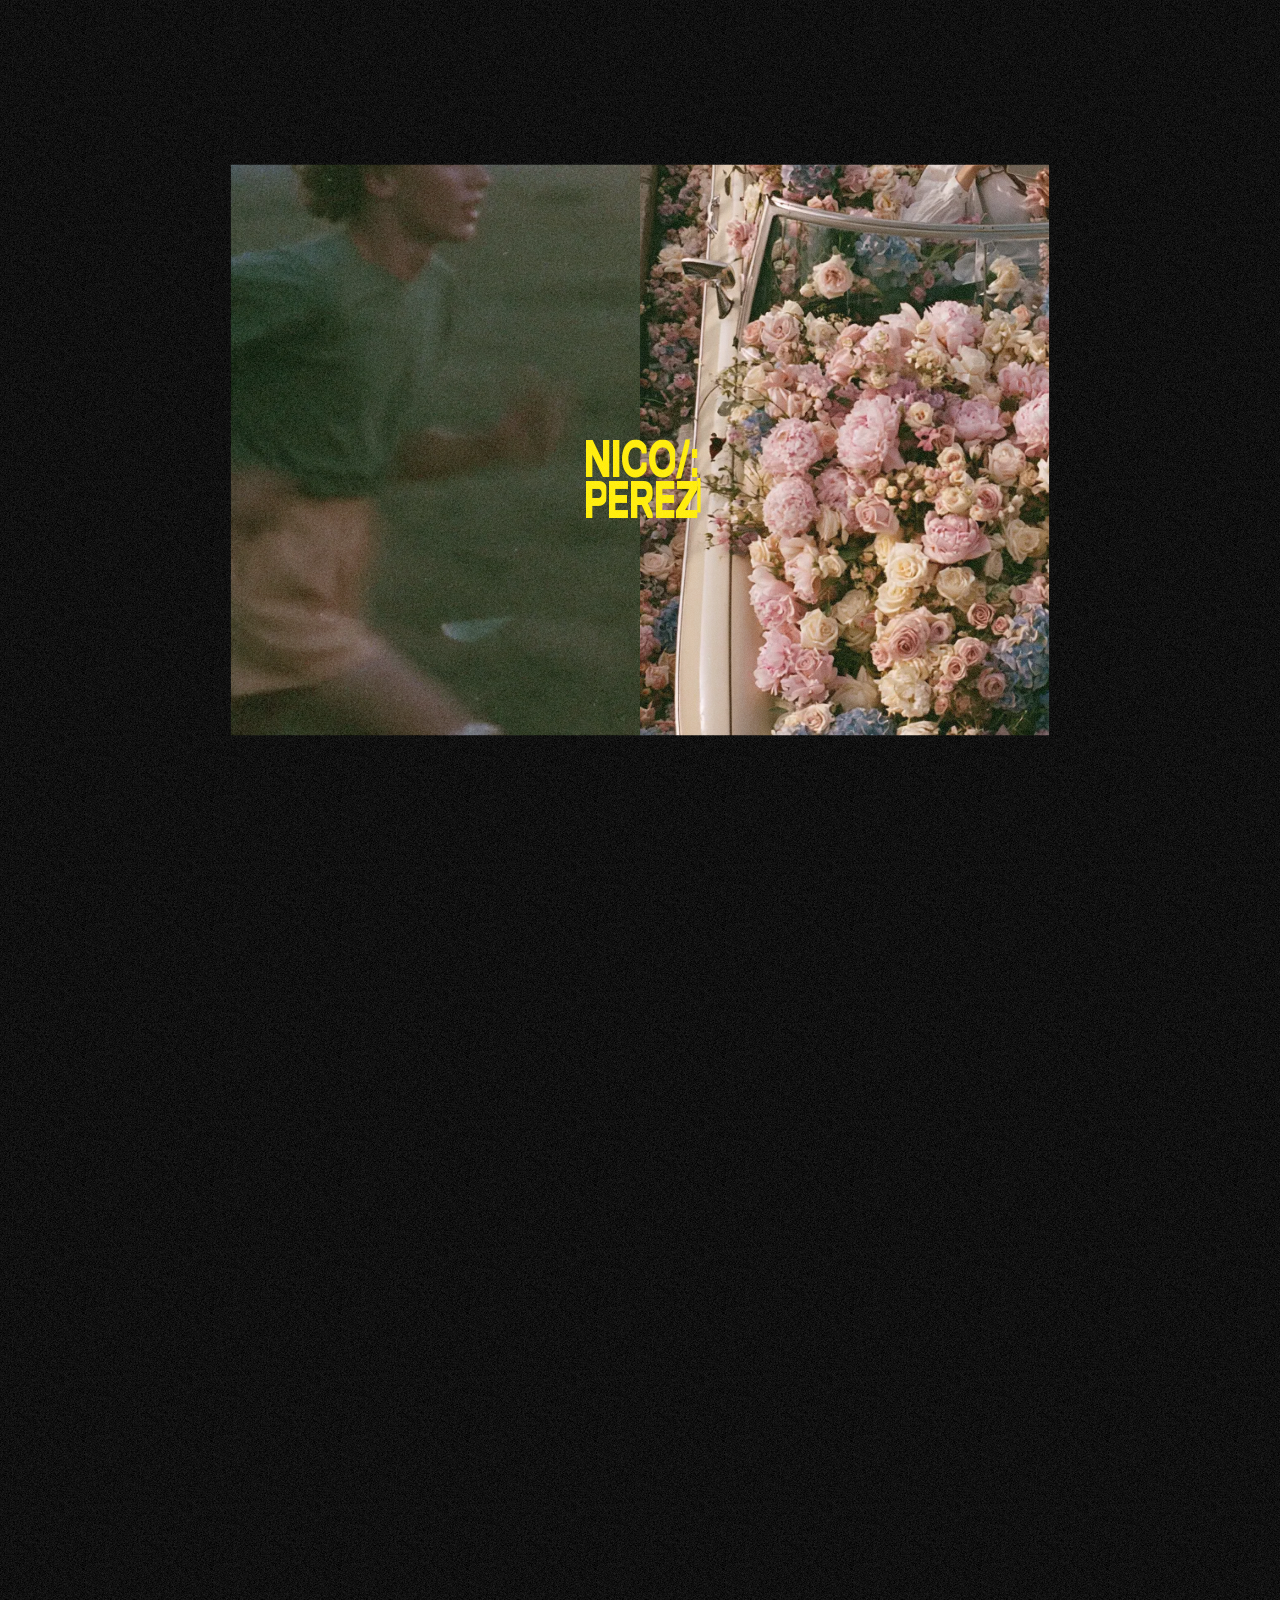
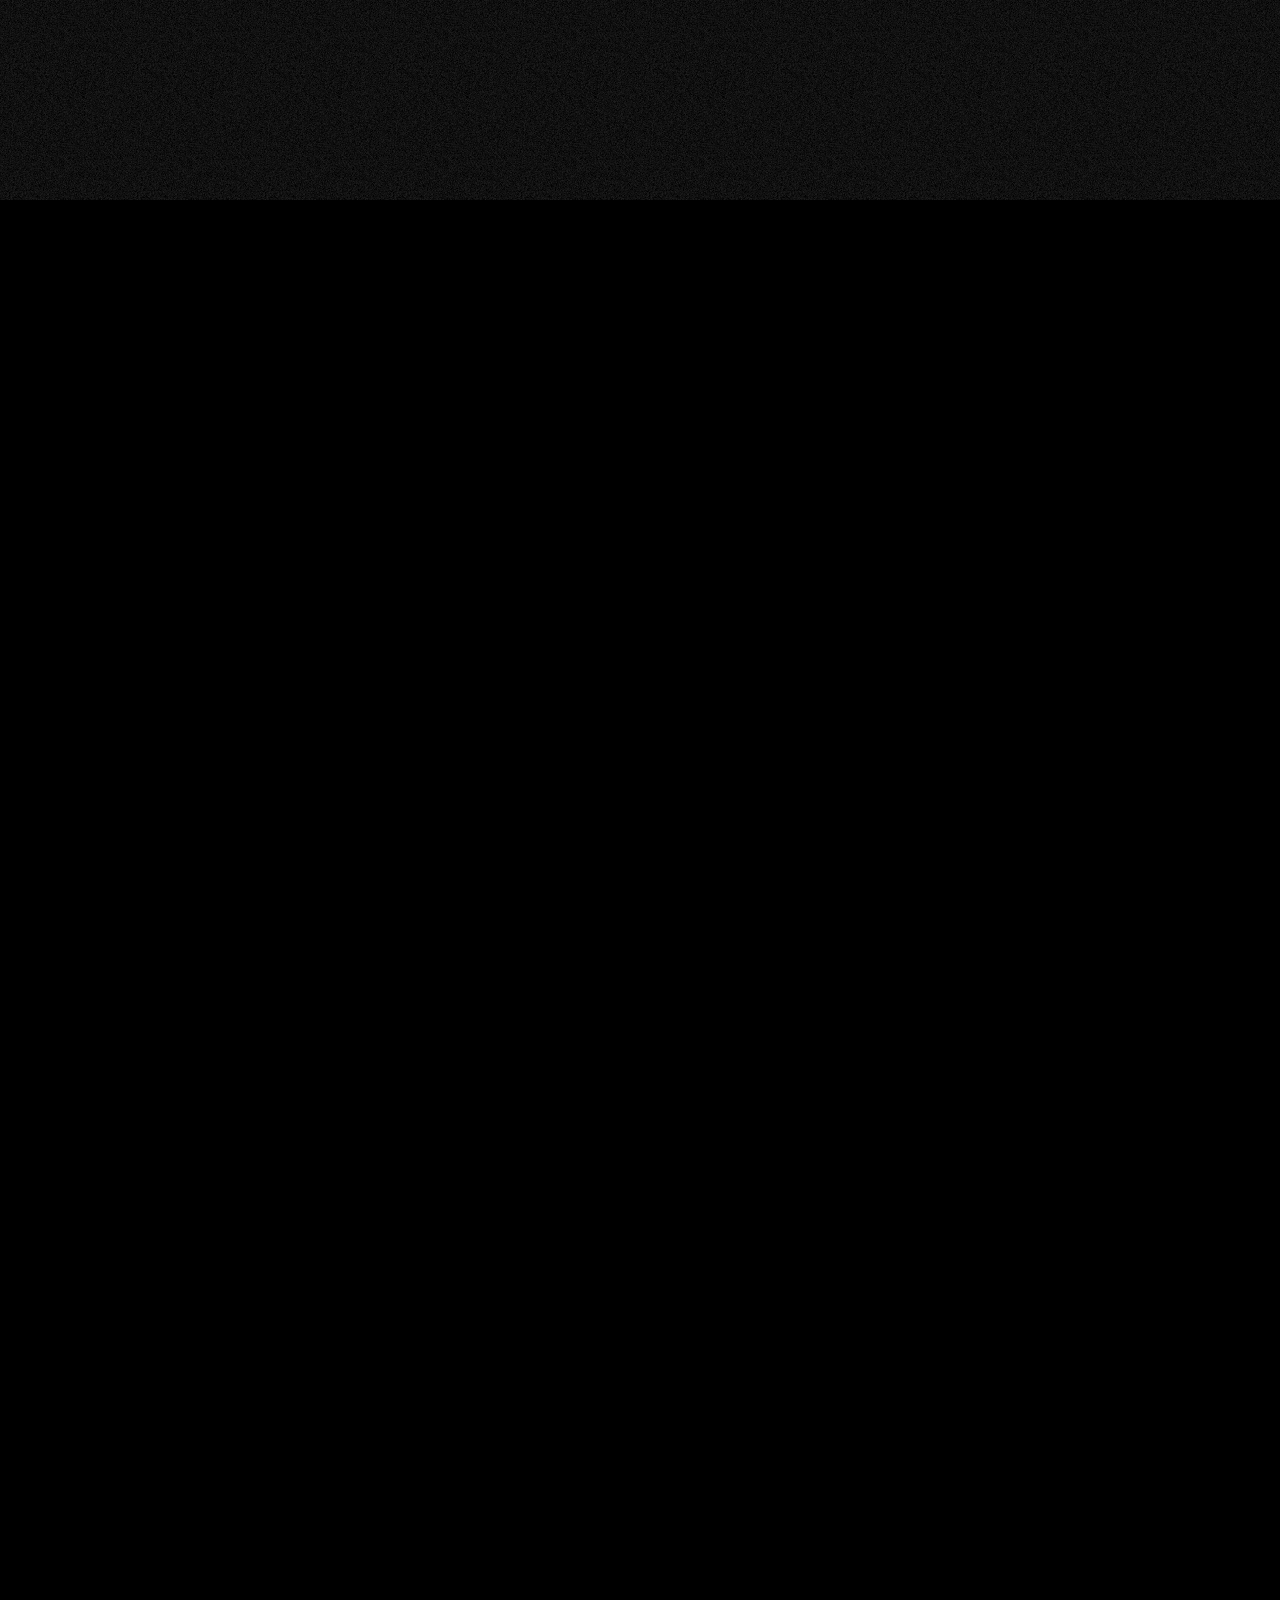
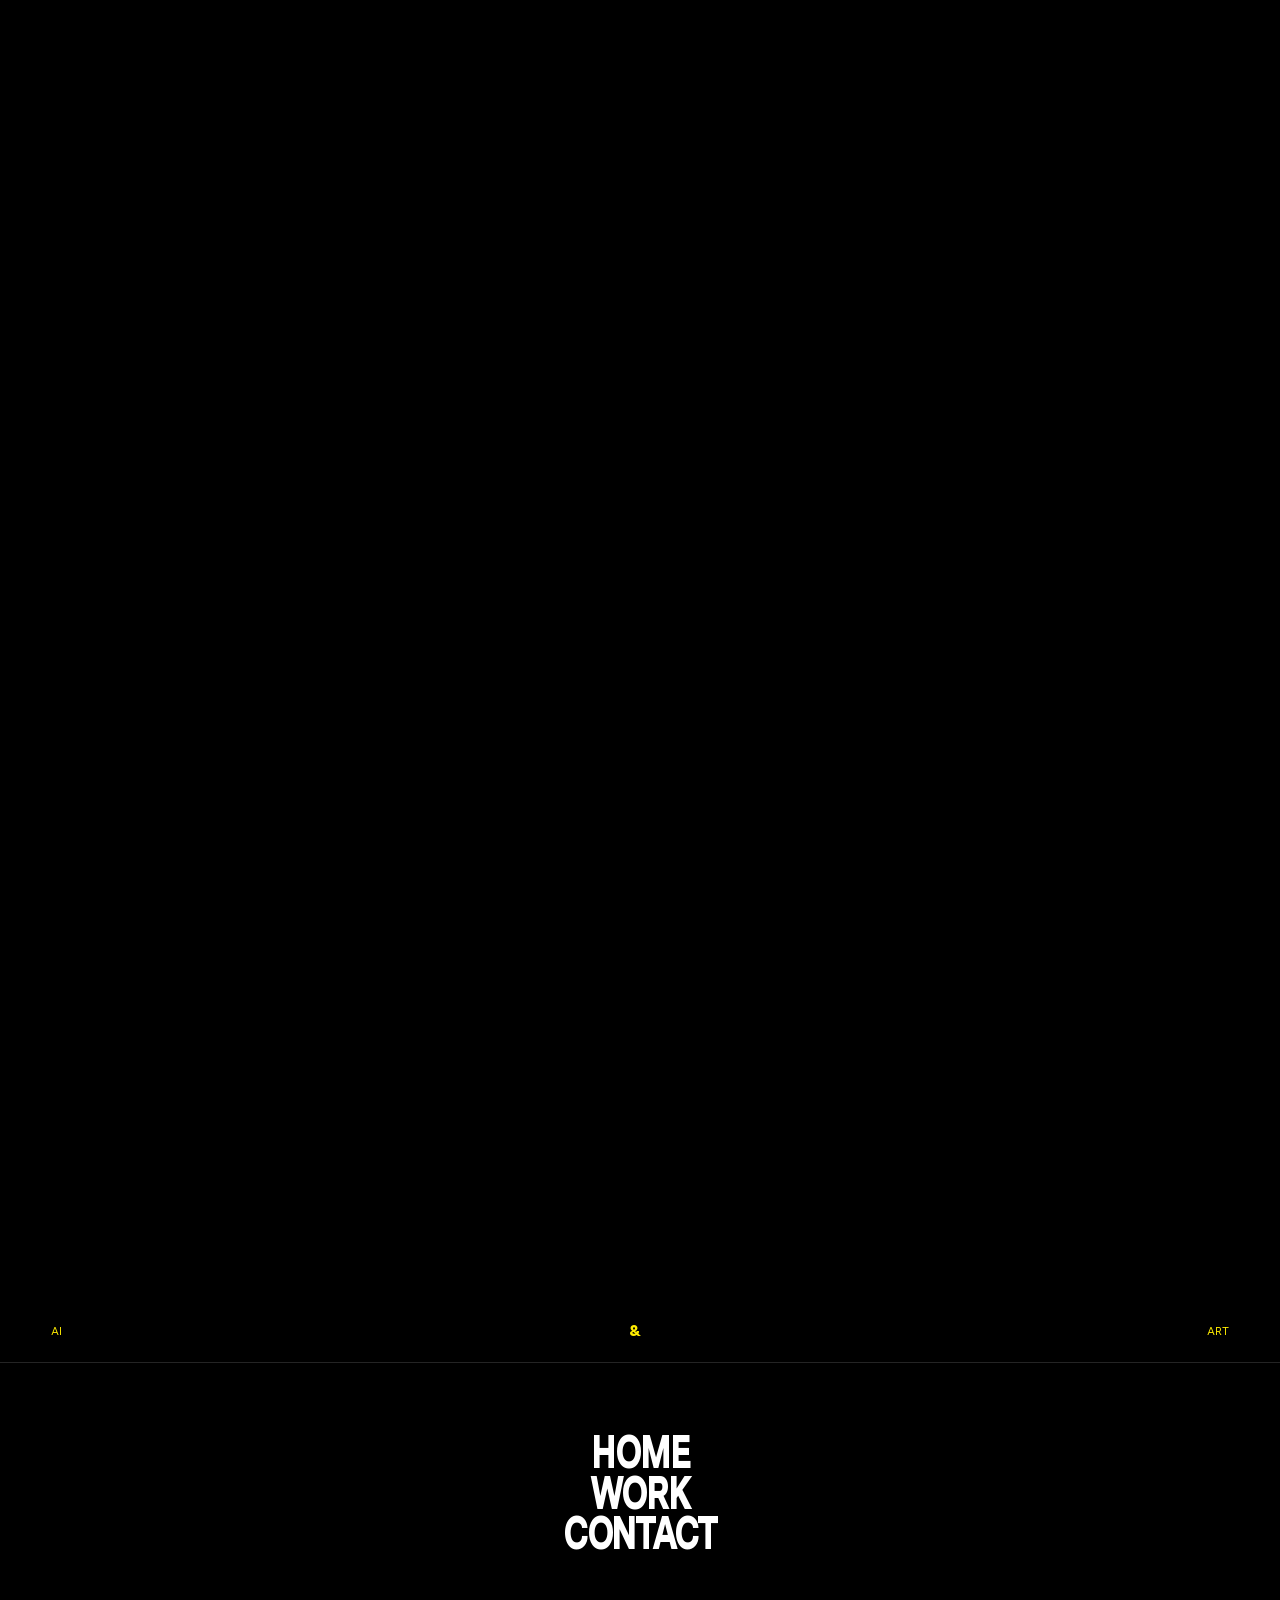
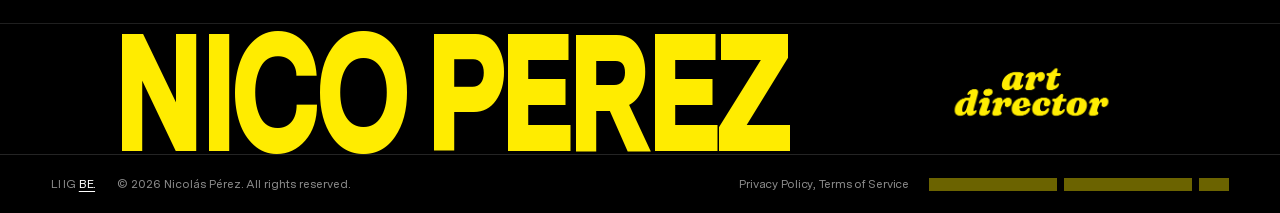
<file: index.html>
<!DOCTYPE html>
<html lang="en">
<head>
<meta charset="utf-8">
<meta name="viewport" content="width=device-width, initial-scale=1">
<title>Nicolás Pérez — AI & Art Direction</title>
<meta name="description" content="Nicolás Pérez — Creative Director. AI & Art Direction, brand & identity, content, film and digital.">
<meta property="og:title" content="Nicolás Pérez — AI & Art Direction">
<meta property="og:description" content="Nicolás Pérez — Creative Director. AI & Art Direction, brand & identity, content, film and digital.">
<meta property="og:type" content="website">
<meta name="theme-color" content="#000000">
<link rel="preload" href="fonts/MessinaSans-Black.woff2" as="font" type="font/woff2" crossorigin>
<link rel="stylesheet" href="style.css">
<link rel="preload" as="image" href="img/art-director-black.webp" type="image/webp">
</head>
<body>
<noscript><style>#pin{height:100vh !important}</style></noscript>
<div id="pin" style="position:relative;background:var(--bg);">
  <div id="stage" style="position:sticky;top:0;height:100vh;overflow:hidden;">

    <div id="heroBg" style="position:absolute;inset:0;z-index:1;overflow:hidden;will-change:clip-path;">
      <div style="position:absolute;inset:0;display:flex;">
        <div style="width:50%;height:100%;background-image:url('img/runner.webp');background-size:cover;background-position:center;"></div>
        <div style="width:50%;height:100%;background-image:url('img/lighthouse.webp');background-size:cover;background-position:center;"></div>
      </div>
    </div>
    <div style="position:absolute;inset:0;z-index:2;background:var(--bg);opacity:0;pointer-events:none;"></div>

    <div id="cycle" aria-hidden="true" style="position:absolute;inset:0;z-index:5;background-size:cover;background-position:center;will-change:transform;display:none;"></div>

    <div id="heroContent" style="position:absolute;inset:0;z-index:6;pointer-events:none;will-change:opacity;">
      <div style="position:absolute;inset:0;display:flex;flex-direction:column;align-items:center;justify-content:center;text-align:center;gap:clamp(18px,2.5vw,32px);font-size:234px;">
        <div id="eyebrow" style="color:var(--accent);font-weight:700;font-size:10px;letter-spacing:-0.02em;line-height:1.25;text-transform:uppercase;text-shadow:0 1px 8px rgba(0,0,0,.9);">Content &amp; Marketing<br>Web &amp; Digital<br>Brand &amp; Identity</div>
        <div id="lockWrap" style="transform-origin:center;display:inline-block;will-change:transform;">
          <h1 id="heroTitle" style="position:relative;color:var(--accent);font-weight:900;text-transform:uppercase;line-height:0.75;font-size:238px;letter-spacing:-0.067em;font-kerning:none;display:inline-block"><span style="display:block;transform:scaleX(.75);transform-origin:center;">NICO</span><span style="display:block;transform:scaleX(.75);transform-origin:center;">PEREZ</span><picture style="position:absolute;top:50%;left:50%;transform:translate(-50%,-50%);width:36%;height:auto;pointer-events:none;z-index:2;"><source srcset="img/art-director-black.webp" type="image/webp"><img src="img/art-director-black.gif" alt="Art Director" width="720" height="430" style="width:100%;height:auto;display:block;"></picture></h1>
        </div>
      </div>
      <div id="bottomBar" style="position:absolute;left:0;right:0;bottom:0;display:flex;justify-content:space-between;align-items:center;padding:22px clamp(20px,4vw,56px);color:var(--text-primary);font-weight:400;font-size:13px;letter-spacing:-0.02em;text-transform:uppercase;">
        <span>Art</span>
        <span>Director</span>
      </div>
    </div>

    <div id="reveal" style="position:absolute;inset:0;z-index:7;overflow:hidden;transform:translate3d(0,100%,0);will-change:transform,border-radius;">
      <div style="position:absolute;inset:0;display:flex;">
        <div style="position:relative;width:50%;height:100%;overflow:hidden;">
          <div id="ilb" style="position:absolute;inset:0;z-index:1;background-size:cover;background-position:center;"></div>
          <div id="ilt" style="position:absolute;inset:0;z-index:2;background-size:cover;background-position:center;"></div>
        </div>
        <div style="position:relative;width:50%;height:100%;overflow:hidden;">
          <div id="irb" style="position:absolute;inset:0;z-index:1;background-size:cover;background-position:center;"></div>
          <div id="irt" style="position:absolute;inset:0;z-index:2;background-size:cover;background-position:center;"></div>
        </div>
      </div>

      <div id="cur" style="position:absolute;inset:0;z-index:5;display:flex;flex-direction:column;align-items:center;justify-content:center;text-align:center;padding:clamp(20px,4vw,56px);pointer-events:none;">
        <div id="eyeCur" style="font-weight:400;font-size:10px;letter-spacing:-0.02em;line-height:1.25;text-transform:uppercase;margin-bottom:clamp(18px,2.5vw,32px);"></div>
        <h2 id="titleCur" style="color:var(--accent);font-weight:900;text-transform:uppercase;line-height:0.75;font-size:clamp(64px,14vw,190px);letter-spacing:-0.067em;transform:scaleX(0.75);transform-origin:center;display:inline-block;"></h2>
        <a id="ctaCur" href="#" style="position:absolute;bottom:clamp(20px,3vw,40px);left:50%;transform:translateX(-50%);pointer-events:auto;font-weight:400;font-size:13px;letter-spacing:-0.02em;text-transform:uppercase;"></a>
      </div>

      <div id="next" style="position:absolute;inset:0;z-index:4;display:flex;flex-direction:column;align-items:center;justify-content:center;text-align:center;padding:clamp(20px,4vw,56px);pointer-events:none;">
        <div id="eyeNext" style="font-weight:400;font-size:10px;letter-spacing:-0.02em;line-height:1.25;text-transform:uppercase;margin-bottom:clamp(18px,2.5vw,32px);"></div>
        <h2 id="titleNext" style="color:var(--accent);font-weight:900;text-transform:uppercase;line-height:0.75;font-size:clamp(64px,14vw,190px);letter-spacing:-0.067em;transform:scaleX(0.75);transform-origin:center;display:inline-block;"></h2>
        <a id="ctaNext" href="#" style="position:absolute;bottom:clamp(20px,3vw,40px);left:50%;transform:translateX(-50%);pointer-events:auto;font-weight:400;font-size:13px;letter-spacing:-0.02em;text-transform:uppercase;"></a>
      </div>
    </div>

    <nav id="nav" style="position:absolute;top:0;left:0;right:0;z-index:8;display:flex;justify-content:space-between;align-items:center;color:#FFEC00;font-weight:400;font-size:11px;letter-spacing:-0.02em;text-transform:uppercase;text-shadow:0 1px 6px rgba(0,0,0,.85);padding:clamp(20px,3vw,40px) clamp(20px,4vw,56px);">
      <a href="work.html" class="nav-fade">Work</a>
      <a href="contact.html" class="nav-fade">Contact</a>
    </nav>

  </div>
</div>

<footer style="position:relative;z-index:20;overflow:hidden;background:var(--bg);color:var(--text-primary);">
  <div style="display:flex;justify-content:space-between;align-items:center;padding:22px clamp(20px,4vw,56px);font-weight:400;font-size:11px;letter-spacing:-0.02em;text-transform:uppercase;color:#FFEC00;border-bottom:1px solid var(--line);">
    <span>AI</span>
    <span style="color:var(--accent);font-weight:900;font-size:15px;letter-spacing:0;">&amp;</span>
    <span>Art</span>
  </div>
  <div class="foot-nav" style="display:flex;flex-direction:column;align-items:center;text-align:center;gap:clamp(2px,0.5vw,6px);padding:clamp(40px,6vw,72px) 24px;">
    <a href="index.html" data-home>Home</a>
    <a href="work.html">Work</a>
    <a href="contact.html">Contact</a>
  </div>
  <div style="position:relative;overflow:hidden;padding-top:6px;border-top:1px solid rgba(255,255,255,.12);">
    <div id="footTrack" style="display:flex;width:max-content;animation:run 26s linear infinite;"><div style="display:flex;align-items:center;gap:48px;padding-right:48px;"><span class="foot-word">Nico Perez</span><picture style="height:clamp(46px,8vw,110px);width:auto;display:block;flex:0 0 auto;"><source srcset="img/art-director-footer.webp" type="image/webp"><img src="img/art-director-footer.gif" alt="Art Director" width="720" height="430" loading="lazy" style="height:100%;width:auto;display:block;"></picture></div><div style="display:flex;align-items:center;gap:48px;padding-right:48px;"><span class="foot-word">Nico Perez</span><picture style="height:clamp(46px,8vw,110px);width:auto;display:block;flex:0 0 auto;"><source srcset="img/art-director-footer.webp" type="image/webp"><img src="img/art-director-footer.gif" alt="Art Director" width="720" height="430" loading="lazy" style="height:100%;width:auto;display:block;"></picture></div><div style="display:flex;align-items:center;gap:48px;padding-right:48px;"><span class="foot-word">Nico Perez</span><picture style="height:clamp(46px,8vw,110px);width:auto;display:block;flex:0 0 auto;"><source srcset="img/art-director-footer.webp" type="image/webp"><img src="img/art-director-footer.gif" alt="Art Director" width="720" height="430" loading="lazy" style="height:100%;width:auto;display:block;"></picture></div><div style="display:flex;align-items:center;gap:48px;padding-right:48px;"><span class="foot-word">Nico Perez</span><picture style="height:clamp(46px,8vw,110px);width:auto;display:block;flex:0 0 auto;"><source srcset="img/art-director-footer.webp" type="image/webp"><img src="img/art-director-footer.gif" alt="Art Director" width="720" height="430" loading="lazy" style="height:100%;width:auto;display:block;"></picture></div><div style="display:flex;align-items:center;gap:48px;padding-right:48px;"><span class="foot-word">Nico Perez</span><picture style="height:clamp(46px,8vw,110px);width:auto;display:block;flex:0 0 auto;"><source srcset="img/art-director-footer.webp" type="image/webp"><img src="img/art-director-footer.gif" alt="Art Director" width="720" height="430" loading="lazy" style="height:100%;width:auto;display:block;"></picture></div><div style="display:flex;align-items:center;gap:48px;padding-right:48px;"><span class="foot-word">Nico Perez</span><picture style="height:clamp(46px,8vw,110px);width:auto;display:block;flex:0 0 auto;"><source srcset="img/art-director-footer.webp" type="image/webp"><img src="img/art-director-footer.gif" alt="Art Director" width="720" height="430" loading="lazy" style="height:100%;width:auto;display:block;"></picture></div></div>
  </div>
  <div style="display:flex;justify-content:space-between;align-items:center;gap:20px;flex-wrap:wrap;padding:22px clamp(20px,4vw,56px);border-top:1px solid var(--line);font-size:12px;font-weight:400;">
    <div style="display:flex;align-items:center;gap:22px;flex-wrap:wrap;">
      <span style="letter-spacing:-0.02em;text-transform:uppercase;font-weight:400;">
        <a href="https://www.linkedin.com/in/nicolás-pérez-5980b3216/" target="_blank" rel="noopener" style="color:var(--text-secondary);">LI</a>
        <a href="https://www.instagram.com/dnperezr/" target="_blank" rel="noopener" style="color:var(--text-secondary);">IG</a>
        <a href="https://www.behance.net/NicoPerez" target="_blank" rel="noopener" style="color:var(--text-primary);text-decoration:underline;text-underline-offset:3px;">BE.</a>
      </span>
      <span style="color:var(--text-secondary);">© 2026 Nicolás Pérez. All rights reserved.</span>
    </div>
    <div style="display:flex;align-items:center;gap:20px;flex-wrap:wrap;">
      <div style="color:var(--text-secondary);letter-spacing:-0.02em;">
        <a href="#" style="color:var(--text-secondary);">Privacy Policy</a>, <a href="#" style="color:var(--text-secondary);">Terms of Service</a>
      </div>
      <div id="footBarsBox" aria-hidden="true" style="position:relative;overflow:hidden;height:13px;width:min(300px,24vw);opacity:.42;">
        <div id="footBarsGrp" style="position:absolute;top:0;left:0;height:100%;display:flex;align-items:center;gap:7px;width:max-content;animation:cross 6.4s linear infinite;"><span style="background:#FFEC00;height:100%;flex:0 0 auto;width:128px;"></span><span style="background:#FFEC00;height:100%;flex:0 0 auto;width:128px;"></span><span style="background:#FFEC00;height:100%;flex:0 0 auto;width:44px;"></span><span style="background:#FFEC00;height:100%;flex:0 0 auto;width:40px;"></span><span style="background:#FFEC00;height:100%;flex:0 0 auto;width:34px;"></span><span style="background:#FFEC00;height:100%;flex:0 0 auto;width:28px;"></span><span style="background:#FFEC00;height:100%;flex:0 0 auto;width:16px;"></span><span style="background:#FFEC00;height:100%;flex:0 0 auto;width:9px;"></span><span style="background:#FFEC00;height:100%;flex:0 0 auto;width:6px;"></span><span style="background:#FFEC00;height:100%;flex:0 0 auto;width:4px;"></span></div>
      </div>
    </div>
  </div>
</footer>
<div id="grain" aria-hidden="true"></div>
<script src="common.js"></script>
<script src="home.js"></script>
</body>
</html>
</file>
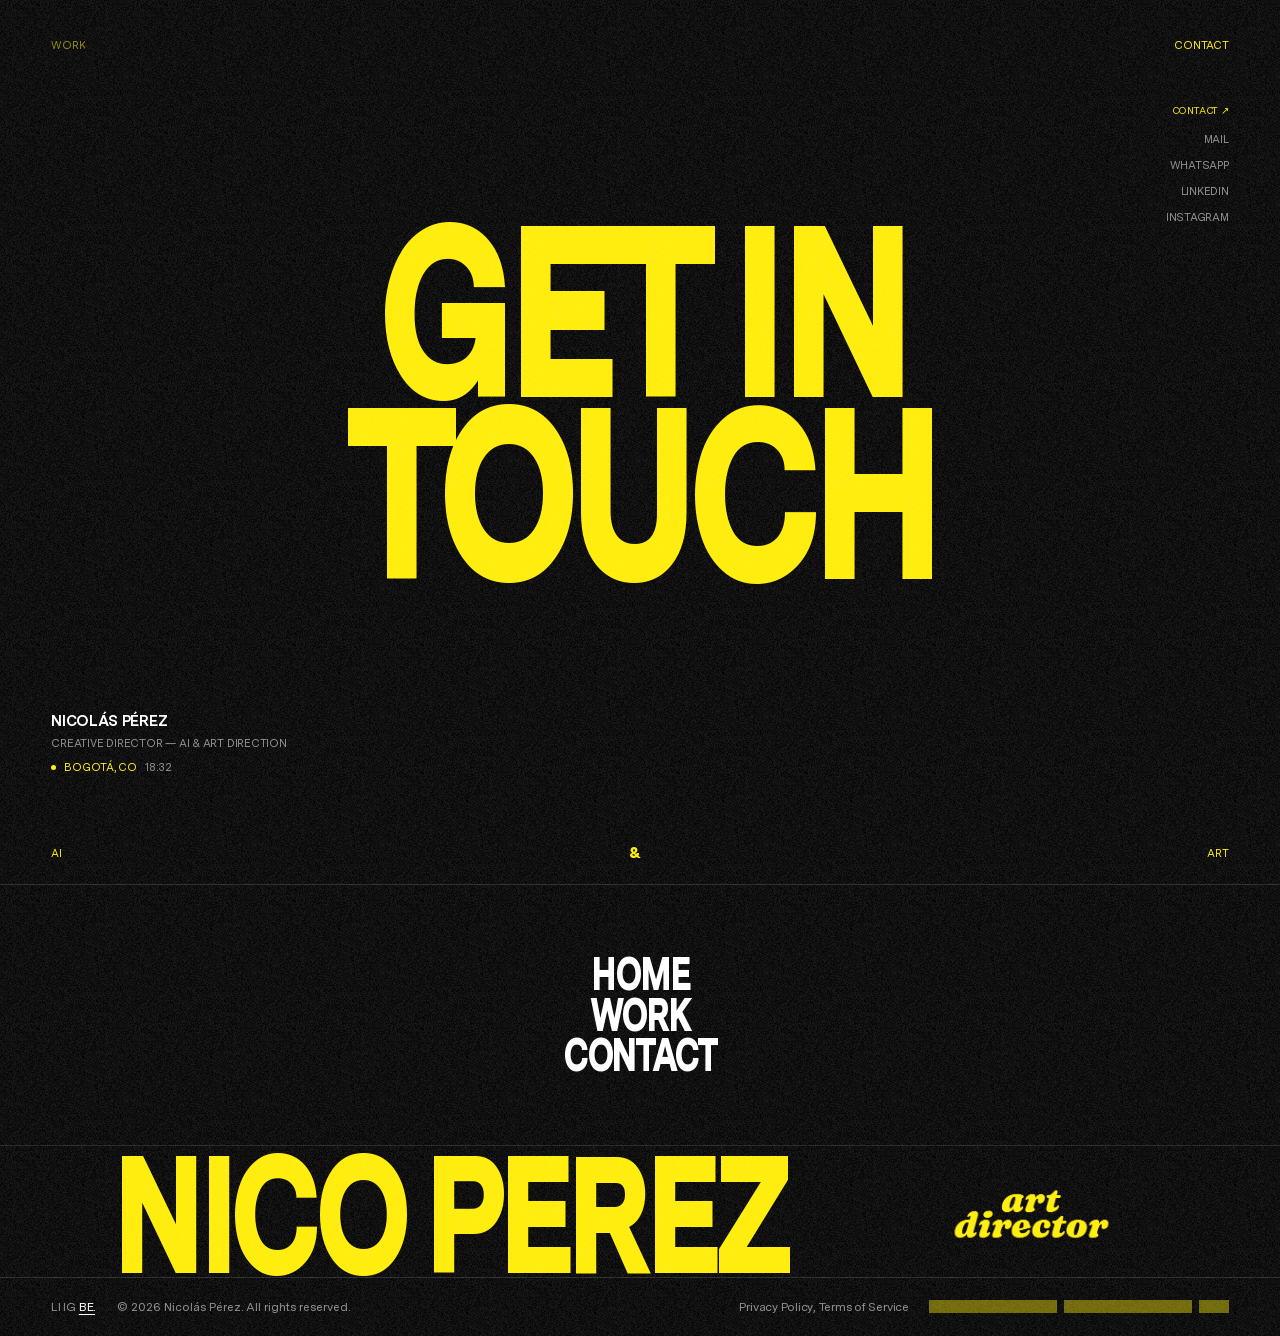
<file: contact.html>
<!DOCTYPE html>
<html lang="en">
<head>
<meta charset="utf-8">
<meta name="viewport" content="width=device-width, initial-scale=1">
<title>Contact — Nicolás Pérez</title>
<meta name="description" content="Get in touch with Nicolás Pérez, Creative Director — AI & Art Direction, based in Bogotá.">
<meta property="og:title" content="Contact — Nicolás Pérez">
<meta property="og:description" content="Get in touch with Nicolás Pérez, Creative Director — AI & Art Direction, based in Bogotá.">
<meta property="og:type" content="website">
<meta name="theme-color" content="#000000">
<link rel="preload" href="fonts/MessinaSans-Black.woff2" as="font" type="font/woff2" crossorigin>
<link rel="stylesheet" href="style.css">
</head>
<body>
<main style="background:var(--bg);min-height:100vh;padding:clamp(20px,3vw,40px) 0 0;display:flex;flex-direction:column;">

  <nav style="position:relative;z-index:20;display:flex;justify-content:space-between;align-items:center;padding:0 clamp(20px,4vw,56px);font-weight:400;font-size:11px;letter-spacing:-0.02em;text-transform:uppercase;text-shadow:0 1px 6px rgba(0,0,0,.85);">
    <a href="index.html" aria-label="Volver al inicio" class="home-toggle" data-home><span class="ht-col"><span>Work</span><span>Home</span></span></a>
    <a href="contact.html" style="color:#FFEC00;opacity:1;">CONTACT</a>
  </nav>

  <section style="position:relative;flex:1 1 auto;min-height:calc(100vh - 130px);overflow:hidden;display:flex;align-items:center;justify-content:center;">

    <h1 style="position:relative;z-index:6;margin:0 0 clamp(40px,8vh,90px);text-align:center;color:var(--accent);font-weight:900;text-transform:uppercase;line-height:.75;letter-spacing:-.067em;font-size:clamp(90px,19vw,260px);transform:scaleX(.75);transform-origin:center;display:inline-block;pointer-events:none;">
      Get In<br>Touch
    </h1>

    <div style="position:absolute;z-index:7;left:clamp(20px,4vw,56px);bottom:clamp(24px,4vw,48px);display:flex;flex-direction:column;gap:6px;max-width:min(70vw,420px);">
      <div style="font-weight:700;font-size:15px;letter-spacing:-0.02em;text-transform:uppercase;color:var(--text-primary);">Nicolás Pérez</div>
      <div style="font-size:11px;font-weight:400;letter-spacing:-0.02em;text-transform:uppercase;color:var(--text-secondary);">Creative Director — AI &amp; Art Direction</div>
      <div style="display:flex;align-items:center;gap:8px;margin-top:4px;font-size:11px;font-weight:400;letter-spacing:-0.02em;text-transform:uppercase;color:var(--accent-legible);">
        <span style="width:5px;height:5px;background:var(--accent);border-radius:50%;display:inline-block;"></span>
        <span>Bogotá, CO</span>
        <span id="clock" style="color:var(--text-secondary);">—</span>
      </div>
    </div>

    <div style="position:absolute;z-index:7;right:clamp(20px,4vw,56px);top:clamp(20px,4vw,56px);display:flex;flex-direction:column;align-items:flex-end;gap:12px;text-align:right;">
      <div style="font-size:10px;font-weight:400;letter-spacing:-0.02em;text-transform:uppercase;color:var(--accent-legible);margin-bottom:4px;">Contact ↗</div>
      <a href="mailto:dnicoperezr@gmail.com" class="c-link" style="font-size:11px;font-weight:400;letter-spacing:-0.02em;text-transform:uppercase;">Mail</a>
      <a href="https://wa.me/573115737136" target="_blank" rel="noopener" class="c-link" style="font-size:11px;font-weight:400;letter-spacing:-0.02em;text-transform:uppercase;">WhatsApp</a>
      <a href="https://www.linkedin.com/in/nicolás-pérez-5980b3216/" target="_blank" rel="noopener" class="c-link" style="font-size:11px;font-weight:400;letter-spacing:-0.02em;text-transform:uppercase;">LinkedIn</a>
      <a href="https://www.instagram.com/dnperezr/" target="_blank" rel="noopener" class="c-link" style="font-size:11px;font-weight:400;letter-spacing:-0.02em;text-transform:uppercase;">Instagram</a>
    </div>

  </section>

  <div id="stage" aria-hidden="true" style="position:fixed;inset:0;z-index:5;pointer-events:none;opacity:0;transition:opacity 0.35s ease;">
    <div id="hLine" style="position:absolute;left:0;right:0;top:0;height:0;border-top:1px dotted var(--line-accent);will-change:transform;"></div>
    <div id="vLine" style="position:absolute;top:0;bottom:0;left:0;width:0;border-left:1px dotted var(--line-accent);will-change:transform;"></div>
    <div id="imgWrap" style="position:absolute;top:0;left:0;will-change:transform;">
      <div style="width:clamp(160px,16vw,240px);aspect-ratio:1.53 / 1;height:auto;overflow:hidden;background:var(--surface);">
        <img id="trailImg" alt="" style="width:100%;height:100%;object-fit:cover;display:block;">
      </div>
      <div id="trailCaption" style="margin-top:10px;font-size:11px;font-weight:400;letter-spacing:-0.02em;text-transform:uppercase;color:var(--text-primary);"></div>
    </div>
  </div>

<footer style="position:relative;z-index:20;overflow:hidden;background:var(--bg);color:var(--text-primary);">
  <div style="display:flex;justify-content:space-between;align-items:center;padding:22px clamp(20px,4vw,56px);font-weight:400;font-size:11px;letter-spacing:-0.02em;text-transform:uppercase;color:#FFEC00;border-bottom:1px solid var(--line);">
    <span>AI</span>
    <span style="color:var(--accent);font-weight:900;font-size:15px;letter-spacing:0;">&amp;</span>
    <span>Art</span>
  </div>
  <div class="foot-nav" style="display:flex;flex-direction:column;align-items:center;text-align:center;gap:clamp(2px,0.5vw,6px);padding:clamp(40px,6vw,72px) 24px;">
    <a href="index.html" data-home>Home</a>
    <a href="work.html">Work</a>
    <a href="contact.html">Contact</a>
  </div>
  <div style="position:relative;overflow:hidden;padding-top:6px;border-top:1px solid rgba(255,255,255,.12);">
    <div id="footTrack" style="display:flex;width:max-content;animation:run 26s linear infinite;"><div style="display:flex;align-items:center;gap:48px;padding-right:48px;"><span class="foot-word">Nico Perez</span><picture style="height:clamp(46px,8vw,110px);width:auto;display:block;flex:0 0 auto;"><source srcset="img/art-director-footer.webp" type="image/webp"><img src="img/art-director-footer.gif" alt="Art Director" width="720" height="430" loading="lazy" style="height:100%;width:auto;display:block;"></picture></div><div style="display:flex;align-items:center;gap:48px;padding-right:48px;"><span class="foot-word">Nico Perez</span><picture style="height:clamp(46px,8vw,110px);width:auto;display:block;flex:0 0 auto;"><source srcset="img/art-director-footer.webp" type="image/webp"><img src="img/art-director-footer.gif" alt="Art Director" width="720" height="430" loading="lazy" style="height:100%;width:auto;display:block;"></picture></div><div style="display:flex;align-items:center;gap:48px;padding-right:48px;"><span class="foot-word">Nico Perez</span><picture style="height:clamp(46px,8vw,110px);width:auto;display:block;flex:0 0 auto;"><source srcset="img/art-director-footer.webp" type="image/webp"><img src="img/art-director-footer.gif" alt="Art Director" width="720" height="430" loading="lazy" style="height:100%;width:auto;display:block;"></picture></div><div style="display:flex;align-items:center;gap:48px;padding-right:48px;"><span class="foot-word">Nico Perez</span><picture style="height:clamp(46px,8vw,110px);width:auto;display:block;flex:0 0 auto;"><source srcset="img/art-director-footer.webp" type="image/webp"><img src="img/art-director-footer.gif" alt="Art Director" width="720" height="430" loading="lazy" style="height:100%;width:auto;display:block;"></picture></div><div style="display:flex;align-items:center;gap:48px;padding-right:48px;"><span class="foot-word">Nico Perez</span><picture style="height:clamp(46px,8vw,110px);width:auto;display:block;flex:0 0 auto;"><source srcset="img/art-director-footer.webp" type="image/webp"><img src="img/art-director-footer.gif" alt="Art Director" width="720" height="430" loading="lazy" style="height:100%;width:auto;display:block;"></picture></div><div style="display:flex;align-items:center;gap:48px;padding-right:48px;"><span class="foot-word">Nico Perez</span><picture style="height:clamp(46px,8vw,110px);width:auto;display:block;flex:0 0 auto;"><source srcset="img/art-director-footer.webp" type="image/webp"><img src="img/art-director-footer.gif" alt="Art Director" width="720" height="430" loading="lazy" style="height:100%;width:auto;display:block;"></picture></div></div>
  </div>
  <div style="display:flex;justify-content:space-between;align-items:center;gap:20px;flex-wrap:wrap;padding:22px clamp(20px,4vw,56px);border-top:1px solid var(--line);font-size:12px;font-weight:400;">
    <div style="display:flex;align-items:center;gap:22px;flex-wrap:wrap;">
      <span style="letter-spacing:-0.02em;text-transform:uppercase;font-weight:400;">
        <a href="https://www.linkedin.com/in/nicolás-pérez-5980b3216/" target="_blank" rel="noopener" style="color:var(--text-secondary);">LI</a>
        <a href="https://www.instagram.com/dnperezr/" target="_blank" rel="noopener" style="color:var(--text-secondary);">IG</a>
        <a href="https://www.behance.net/NicoPerez" target="_blank" rel="noopener" style="color:var(--text-primary);text-decoration:underline;text-underline-offset:3px;">BE.</a>
      </span>
      <span style="color:var(--text-secondary);">© 2026 Nicolás Pérez. All rights reserved.</span>
    </div>
    <div style="display:flex;align-items:center;gap:20px;flex-wrap:wrap;">
      <div style="color:var(--text-secondary);letter-spacing:-0.02em;">
        <a href="#" style="color:var(--text-secondary);">Privacy Policy</a>, <a href="#" style="color:var(--text-secondary);">Terms of Service</a>
      </div>
      <div id="footBarsBox" aria-hidden="true" style="position:relative;overflow:hidden;height:13px;width:min(300px,24vw);opacity:.42;">
        <div id="footBarsGrp" style="position:absolute;top:0;left:0;height:100%;display:flex;align-items:center;gap:7px;width:max-content;animation:cross 6.4s linear infinite;"><span style="background:#FFEC00;height:100%;flex:0 0 auto;width:128px;"></span><span style="background:#FFEC00;height:100%;flex:0 0 auto;width:128px;"></span><span style="background:#FFEC00;height:100%;flex:0 0 auto;width:44px;"></span><span style="background:#FFEC00;height:100%;flex:0 0 auto;width:40px;"></span><span style="background:#FFEC00;height:100%;flex:0 0 auto;width:34px;"></span><span style="background:#FFEC00;height:100%;flex:0 0 auto;width:28px;"></span><span style="background:#FFEC00;height:100%;flex:0 0 auto;width:16px;"></span><span style="background:#FFEC00;height:100%;flex:0 0 auto;width:9px;"></span><span style="background:#FFEC00;height:100%;flex:0 0 auto;width:6px;"></span><span style="background:#FFEC00;height:100%;flex:0 0 auto;width:4px;"></span></div>
      </div>
    </div>
  </div>
</footer>
</main>
<div id="grain" aria-hidden="true"></div>
<script src="common.js"></script>
<script src="contact.js"></script>
</body>
</html>
</file>
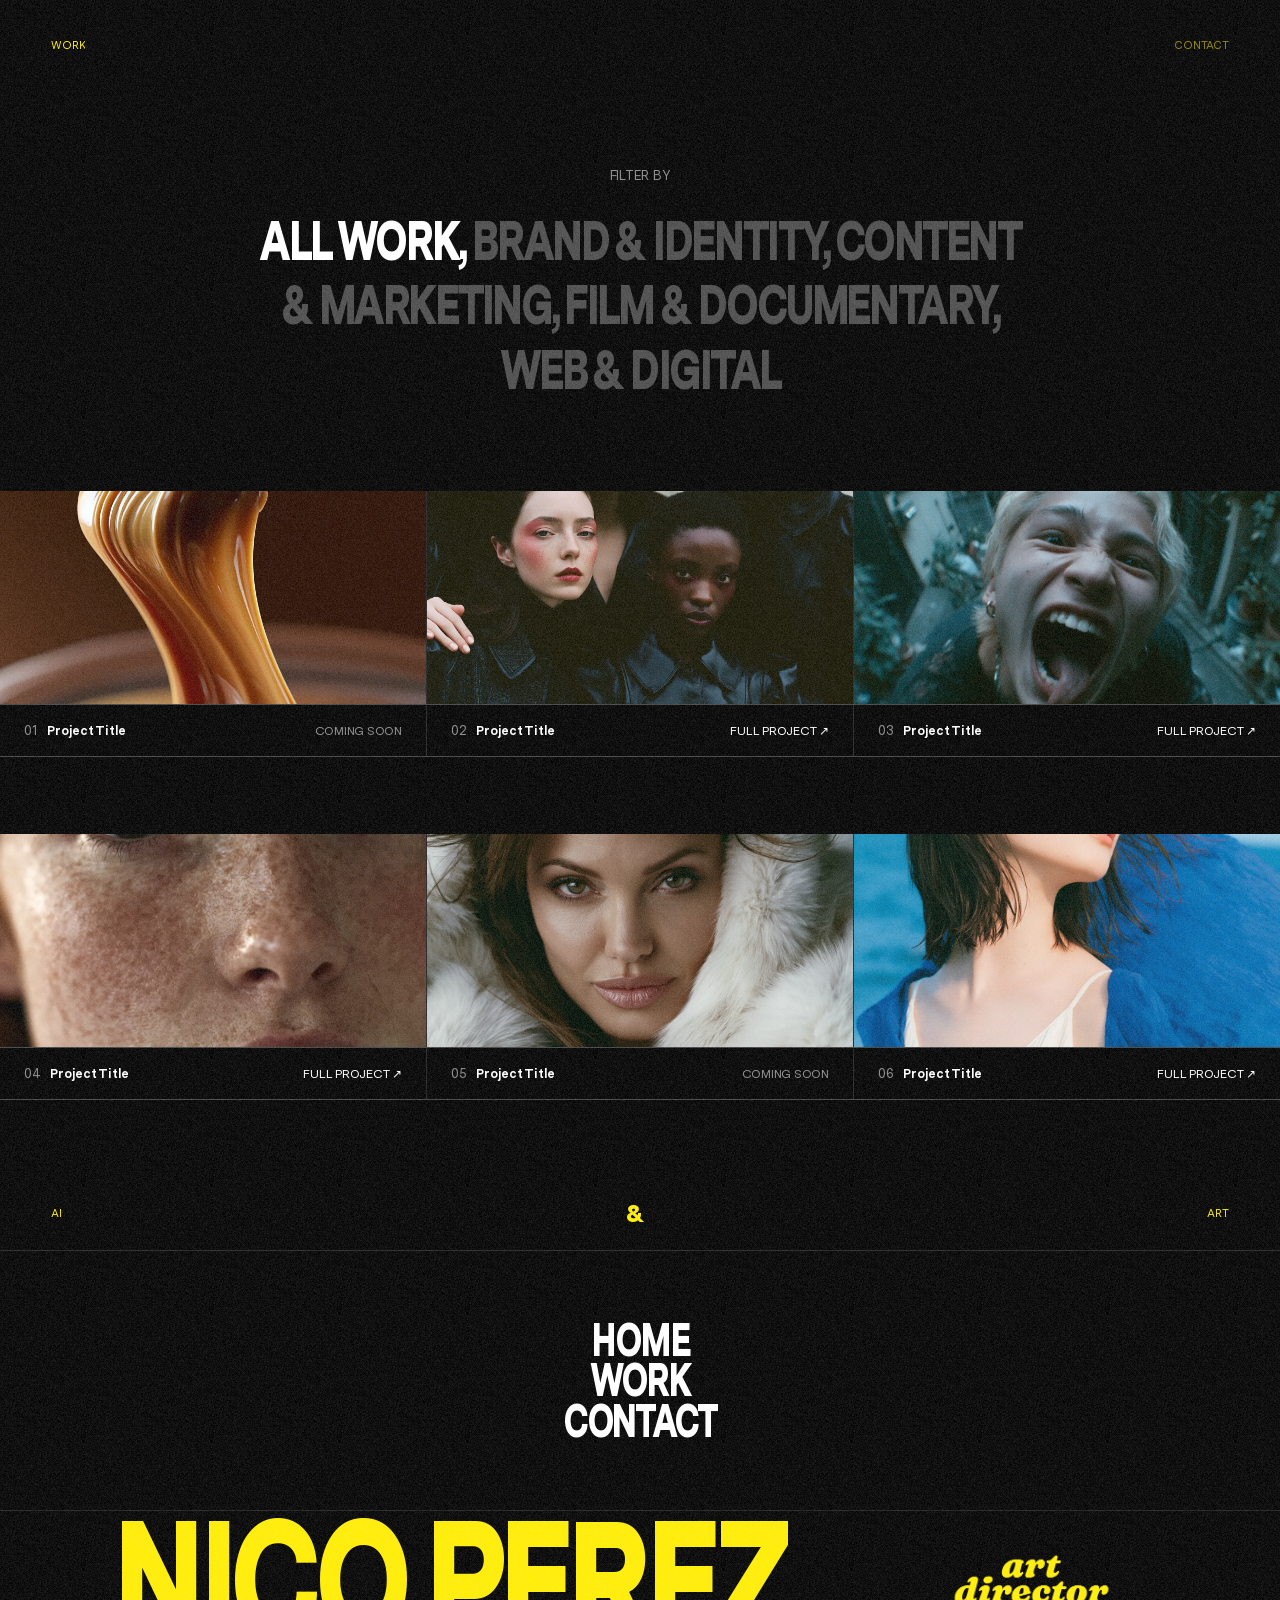
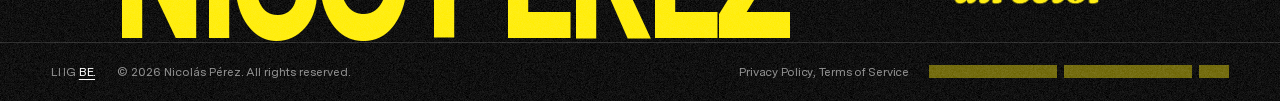
<file: work.html>
<!DOCTYPE html>
<html lang="en">
<head>
<meta charset="utf-8">
<meta name="viewport" content="width=device-width, initial-scale=1">
<title>Work — Nicolás Pérez</title>
<meta name="description" content="Selected work by Nicolás Pérez: brand & identity, content & marketing, film & documentary, web & digital.">
<meta property="og:title" content="Work — Nicolás Pérez">
<meta property="og:description" content="Selected work by Nicolás Pérez: brand & identity, content & marketing, film & documentary, web & digital.">
<meta property="og:type" content="website">
<meta name="theme-color" content="#000000">
<link rel="preload" href="fonts/MessinaSans-Black.woff2" as="font" type="font/woff2" crossorigin>
<link rel="stylesheet" href="style.css">
</head>
<body>
<main style="background:var(--bg);min-height:100vh;padding:clamp(20px,3vw,40px) 0 0;">

  <nav style="position:relative;display:flex;justify-content:space-between;align-items:center;padding:0 clamp(20px,4vw,56px);font-weight:400;font-size:11px;letter-spacing:-0.02em;text-transform:uppercase;text-shadow:0 1px 6px rgba(0,0,0,.85);">
    <a href="index.html" aria-label="Volver al inicio" class="home-toggle" data-home style="opacity:1;"><span class="ht-col"><span>Work</span><span>Home</span></span></a>
    <a href="contact.html" class="nav-fade" style="color:#FFEC00;">CONTACT</a>
  </nav>

  <div style="max-width:1100px;margin:clamp(56px,9vw,120px) auto clamp(48px,7vw,90px);padding:0 24px;text-align:center;">
    <div style="font-weight:400;font-size:13px;letter-spacing:-0.02em;text-transform:uppercase;color:var(--text-secondary);margin-bottom:clamp(16px,2vw,28px);">Filter by</div>
    <h1 style="font-weight:900;text-transform:uppercase;line-height:1.15;font-size:clamp(26px,4.4vw,56px);letter-spacing:-0.067em;transform:scaleX(0.75);transform-origin:center;display:inline-block;">
      <a href="#" class="filter-link" style="color:var(--text-primary);">All Work,</a>
      <a href="#" class="filter-link" style="color:var(--text-muted);">Brand &amp; Identity,</a>
      <a href="#" class="filter-link" style="color:var(--text-muted);">Content &amp; Marketing,</a>
      <a href="#" class="filter-link" style="color:var(--text-muted);">Film &amp; Documentary,</a>
      <a href="#" class="filter-link" style="color:var(--text-muted);">Web &amp; Digital</a>
    </h1>
  </div>

<div>
<div style="display:grid;grid-template-columns:repeat(auto-fit,minmax(260px,1fr));gap:1px;background:var(--line);"><div class="proj-cell"><div class="proj-img" role="img" aria-label="Project 01" style="background-image:url('img/blacksea.webp');"></div></div><div class="proj-cell"><div class="proj-img" role="img" aria-label="Project 02" style="background-image:url('img/collective.webp');"></div></div><div class="proj-cell"><div class="proj-img" role="img" aria-label="Project 03" style="background-image:url('img/neon.webp');"></div></div></div>
<div style="display:grid;grid-template-columns:repeat(auto-fit,minmax(260px,1fr));gap:1px;background:var(--line);border-top:1px solid var(--line);border-bottom:1px solid var(--line);margin-bottom:clamp(48px,6vw,80px);"><div style="background:var(--bg);padding:18px clamp(16px,2vw,24px);display:flex;justify-content:space-between;align-items:baseline;gap:16px;"><div style="display:flex;gap:10px;font-size:13px;font-weight:400;letter-spacing:-0.02em;"><span style="color:var(--text-secondary);">01</span><span style="color:var(--text-primary);font-weight:700;">Project Title</span></div><span style="font-size:12px;font-weight:400;letter-spacing:-0.02em;text-transform:uppercase;white-space:nowrap;color:var(--text-secondary);">Coming Soon</span></div><div style="background:var(--bg);padding:18px clamp(16px,2vw,24px);display:flex;justify-content:space-between;align-items:baseline;gap:16px;"><div style="display:flex;gap:10px;font-size:13px;font-weight:400;letter-spacing:-0.02em;"><span style="color:var(--text-secondary);">02</span><span style="color:var(--text-primary);font-weight:700;">Project Title</span></div><span style="font-size:12px;font-weight:400;letter-spacing:-0.02em;text-transform:uppercase;white-space:nowrap;color:var(--text-primary);">Full Project ↗</span></div><div style="background:var(--bg);padding:18px clamp(16px,2vw,24px);display:flex;justify-content:space-between;align-items:baseline;gap:16px;"><div style="display:flex;gap:10px;font-size:13px;font-weight:400;letter-spacing:-0.02em;"><span style="color:var(--text-secondary);">03</span><span style="color:var(--text-primary);font-weight:700;">Project Title</span></div><span style="font-size:12px;font-weight:400;letter-spacing:-0.02em;text-transform:uppercase;white-space:nowrap;color:var(--text-primary);">Full Project ↗</span></div></div>
</div>
<div>
<div style="display:grid;grid-template-columns:repeat(auto-fit,minmax(260px,1fr));gap:1px;background:var(--line);"><div class="proj-cell"><div class="proj-img" role="img" aria-label="Project 04" style="background-image:url('img/portrait.webp');"></div></div><div class="proj-cell"><div class="proj-img" role="img" aria-label="Project 05" style="background-image:url('img/closeup.webp');"></div></div><div class="proj-cell"><div class="proj-img" role="img" aria-label="Project 06" style="background-image:url('img/azure.webp');"></div></div></div>
<div style="display:grid;grid-template-columns:repeat(auto-fit,minmax(260px,1fr));gap:1px;background:var(--line);border-top:1px solid var(--line);border-bottom:1px solid var(--line);margin-bottom:clamp(48px,6vw,80px);"><div style="background:var(--bg);padding:18px clamp(16px,2vw,24px);display:flex;justify-content:space-between;align-items:baseline;gap:16px;"><div style="display:flex;gap:10px;font-size:13px;font-weight:400;letter-spacing:-0.02em;"><span style="color:var(--text-secondary);">04</span><span style="color:var(--text-primary);font-weight:700;">Project Title</span></div><span style="font-size:12px;font-weight:400;letter-spacing:-0.02em;text-transform:uppercase;white-space:nowrap;color:var(--text-primary);">Full Project ↗</span></div><div style="background:var(--bg);padding:18px clamp(16px,2vw,24px);display:flex;justify-content:space-between;align-items:baseline;gap:16px;"><div style="display:flex;gap:10px;font-size:13px;font-weight:400;letter-spacing:-0.02em;"><span style="color:var(--text-secondary);">05</span><span style="color:var(--text-primary);font-weight:700;">Project Title</span></div><span style="font-size:12px;font-weight:400;letter-spacing:-0.02em;text-transform:uppercase;white-space:nowrap;color:var(--text-secondary);">Coming Soon</span></div><div style="background:var(--bg);padding:18px clamp(16px,2vw,24px);display:flex;justify-content:space-between;align-items:baseline;gap:16px;"><div style="display:flex;gap:10px;font-size:13px;font-weight:400;letter-spacing:-0.02em;"><span style="color:var(--text-secondary);">06</span><span style="color:var(--text-primary);font-weight:700;">Project Title</span></div><span style="font-size:12px;font-weight:400;letter-spacing:-0.02em;text-transform:uppercase;white-space:nowrap;color:var(--text-primary);">Full Project ↗</span></div></div>
</div>

<footer style="position:relative;z-index:20;overflow:hidden;background:var(--bg);color:var(--text-primary);">
  <div style="display:flex;justify-content:space-between;align-items:center;padding:22px clamp(20px,4vw,56px);font-weight:400;font-size:11px;letter-spacing:-0.02em;text-transform:uppercase;color:#FFEC00;border-bottom:1px solid var(--line);">
    <span>AI</span>
    <span style="color:var(--accent);font-weight:900;font-size:24px;letter-spacing:0;">&amp;</span>
    <span>Art</span>
  </div>
  <div class="foot-nav" style="display:flex;flex-direction:column;align-items:center;text-align:center;gap:clamp(2px,0.5vw,6px);padding:clamp(40px,6vw,72px) 24px;">
    <a href="index.html" data-home>Home</a>
    <a href="work.html">Work</a>
    <a href="contact.html">Contact</a>
  </div>
  <div style="position:relative;overflow:hidden;padding-top:6px;border-top:1px solid rgba(255,255,255,.12);">
    <div id="footTrack" style="display:flex;width:max-content;animation:run 26s linear infinite;"><div style="display:flex;align-items:center;gap:48px;padding-right:48px;"><span class="foot-word">Nico Perez</span><picture style="height:clamp(46px,8vw,110px);width:auto;display:block;flex:0 0 auto;"><source srcset="img/art-director-footer.webp" type="image/webp"><img src="img/art-director-footer.gif" alt="Art Director" width="720" height="430" loading="lazy" style="height:100%;width:auto;display:block;"></picture></div><div style="display:flex;align-items:center;gap:48px;padding-right:48px;"><span class="foot-word">Nico Perez</span><picture style="height:clamp(46px,8vw,110px);width:auto;display:block;flex:0 0 auto;"><source srcset="img/art-director-footer.webp" type="image/webp"><img src="img/art-director-footer.gif" alt="Art Director" width="720" height="430" loading="lazy" style="height:100%;width:auto;display:block;"></picture></div><div style="display:flex;align-items:center;gap:48px;padding-right:48px;"><span class="foot-word">Nico Perez</span><picture style="height:clamp(46px,8vw,110px);width:auto;display:block;flex:0 0 auto;"><source srcset="img/art-director-footer.webp" type="image/webp"><img src="img/art-director-footer.gif" alt="Art Director" width="720" height="430" loading="lazy" style="height:100%;width:auto;display:block;"></picture></div><div style="display:flex;align-items:center;gap:48px;padding-right:48px;"><span class="foot-word">Nico Perez</span><picture style="height:clamp(46px,8vw,110px);width:auto;display:block;flex:0 0 auto;"><source srcset="img/art-director-footer.webp" type="image/webp"><img src="img/art-director-footer.gif" alt="Art Director" width="720" height="430" loading="lazy" style="height:100%;width:auto;display:block;"></picture></div><div style="display:flex;align-items:center;gap:48px;padding-right:48px;"><span class="foot-word">Nico Perez</span><picture style="height:clamp(46px,8vw,110px);width:auto;display:block;flex:0 0 auto;"><source srcset="img/art-director-footer.webp" type="image/webp"><img src="img/art-director-footer.gif" alt="Art Director" width="720" height="430" loading="lazy" style="height:100%;width:auto;display:block;"></picture></div><div style="display:flex;align-items:center;gap:48px;padding-right:48px;"><span class="foot-word">Nico Perez</span><picture style="height:clamp(46px,8vw,110px);width:auto;display:block;flex:0 0 auto;"><source srcset="img/art-director-footer.webp" type="image/webp"><img src="img/art-director-footer.gif" alt="Art Director" width="720" height="430" loading="lazy" style="height:100%;width:auto;display:block;"></picture></div></div>
  </div>
  <div style="display:flex;justify-content:space-between;align-items:center;gap:20px;flex-wrap:wrap;padding:22px clamp(20px,4vw,56px);border-top:1px solid var(--line);font-size:12px;font-weight:400;">
    <div style="display:flex;align-items:center;gap:22px;flex-wrap:wrap;">
      <span style="letter-spacing:-0.02em;text-transform:uppercase;font-weight:400;">
        <a href="https://www.linkedin.com/in/nicolás-pérez-5980b3216/" target="_blank" rel="noopener" style="color:var(--text-secondary);">LI</a>
        <a href="https://www.instagram.com/dnperezr/" target="_blank" rel="noopener" style="color:var(--text-secondary);">IG</a>
        <a href="https://www.behance.net/NicoPerez" target="_blank" rel="noopener" style="color:var(--text-primary);text-decoration:underline;text-underline-offset:3px;">BE.</a>
      </span>
      <span style="color:var(--text-secondary);">© 2026 Nicolás Pérez. All rights reserved.</span>
    </div>
    <div style="display:flex;align-items:center;gap:20px;flex-wrap:wrap;">
      <div style="color:var(--text-secondary);letter-spacing:-0.02em;">
        <a href="#" style="color:var(--text-secondary);">Privacy Policy</a>, <a href="#" style="color:var(--text-secondary);">Terms of Service</a>
      </div>
      <div id="footBarsBox" aria-hidden="true" style="position:relative;overflow:hidden;height:13px;width:min(300px,24vw);opacity:.42;">
        <div id="footBarsGrp" style="position:absolute;top:0;left:0;height:100%;display:flex;align-items:center;gap:7px;width:max-content;animation:cross 6.4s linear infinite;"><span style="background:#FFEC00;height:100%;flex:0 0 auto;width:128px;"></span><span style="background:#FFEC00;height:100%;flex:0 0 auto;width:128px;"></span><span style="background:#FFEC00;height:100%;flex:0 0 auto;width:44px;"></span><span style="background:#FFEC00;height:100%;flex:0 0 auto;width:40px;"></span><span style="background:#FFEC00;height:100%;flex:0 0 auto;width:34px;"></span><span style="background:#FFEC00;height:100%;flex:0 0 auto;width:28px;"></span><span style="background:#FFEC00;height:100%;flex:0 0 auto;width:16px;"></span><span style="background:#FFEC00;height:100%;flex:0 0 auto;width:9px;"></span><span style="background:#FFEC00;height:100%;flex:0 0 auto;width:6px;"></span><span style="background:#FFEC00;height:100%;flex:0 0 auto;width:4px;"></span></div>
      </div>
    </div>
  </div>
</footer>
</main>
<div id="grain" aria-hidden="true"></div>
<script src="common.js"></script>
</body>
</html>
</file>
<file: style.css>
@font-face{font-family:'Messina Sans';font-weight:350;font-display:swap;src:url('fonts/MessinaSans-Book.woff2') format('woff2');}
@font-face{font-family:'Messina Sans';font-weight:400;font-display:swap;src:url('fonts/MessinaSans-Regular.woff2') format('woff2');}
@font-face{font-family:'Messina Sans';font-weight:700;font-display:swap;src:url('fonts/MessinaSans-Bold.woff2') format('woff2');}
@font-face{font-family:'Messina Sans';font-weight:900;font-display:swap;src:url('fonts/MessinaSans-Black.woff2') format('woff2');}

* { margin: 0; padding: 0; box-sizing: border-box; }
:root { --bg:#000000; --surface:#0A0A0A; --text-primary:#FFFFFF; --text-secondary:#8A8A8A; --text-muted:#4A4A4A; --accent:#FFEC00; --accent-legible:#FFEC00; --line:rgba(255,255,255,0.14); --line-accent:rgba(255,236,0,0.35); }
html, body { background: #000; }
body { font-family: 'Messina Sans', sans-serif; color: var(--text-primary); }
a { color: inherit; text-decoration: none; }
a:hover { color: var(--accent); }

/* film grain */
#grain{position:fixed;top:-100%;left:-100%;width:300%;height:300%;pointer-events:none;z-index:90;opacity:0.123;mix-blend-mode:screen;background-repeat:repeat;background-image:url('img/grain-fino.png');will-change:transform;animation:grainShift .7s steps(1) infinite;}
@keyframes grainShift{0%{transform:translate(0,0)}10%{transform:translate(-2%,-3%)}20%{transform:translate(-4%,2%)}30%{transform:translate(2%,-4%)}40%{transform:translate(-1%,3%)}50%{transform:translate(-3%,1%)}60%{transform:translate(3%,-2%)}70%{transform:translate(1%,4%)}80%{transform:translate(-4%,-1%)}90%{transform:translate(2%,2%)}100%{transform:translate(0,0)}}
@keyframes cross{ from{ transform: translateX(var(--enter)); } to{ transform: translateX(var(--exit)); } }
@keyframes run{ from{ transform: translateX(0); } to{ transform: translateX(-50%); } }
@media (prefers-reduced-motion: reduce){ #grain{ animation: none; } #footTrack, #footBarsGrp{ animation: none !important; } }

/* nav */
.nav-fade { opacity: .55; transition: opacity .2s; }
.nav-fade:hover { opacity: 1; }
.home-toggle { position: relative; display: inline-block; overflow: hidden; height: 1.2em; line-height: 1.2em; vertical-align: bottom; cursor: pointer; color: #FFEC00; opacity: .55; transition: opacity .2s; text-shadow: 0 1px 6px rgba(0,0,0,.85); }
.home-toggle:hover { opacity: 1; }
.home-toggle .ht-col { display: flex; flex-direction: column; transition: transform 0.35s cubic-bezier(0.65, 0, 0.35, 1); }
.home-toggle .ht-col span { display: block; height: 1.2em; line-height: 1.2em; }
.home-toggle:hover .ht-col { transform: translateY(-1.2em); }
@media (prefers-reduced-motion: reduce) { .home-toggle .ht-col { transition: none; } }
@media (hover: none) { .home-toggle:hover .ht-col { transform: none; } }

/* footer */
.foot-nav a { font-family: 'Messina Sans', sans-serif; font-weight: 900; text-transform: uppercase; line-height: .75; font-size: clamp(19px, 4.25vw, 46px); letter-spacing: -.067em; transform: scaleX(.75); transform-origin: center; display: inline-block; color: #fff; transition: color .2s; }
.foot-nav a:hover { color: #FFEC00; }
#footTrack:hover { animation-play-state: paused; }
.foot-word { font-weight: 900; text-transform: uppercase; color: #FFEC00; font-size: clamp(70px, 13vw, 190px); line-height: .75; letter-spacing: -.067em; transform: scaleX(.75); transform-origin: center; display: inline-block; white-space: nowrap; }

/* work */
.filter-link { transition: color 0.25s ease; cursor: pointer; }
.filter-link:hover { color: var(--accent) !important; }
.proj-cell { aspect-ratio: 2 / 1; position: relative; overflow: hidden; background: var(--bg); }
@media (max-width: 640px) { .proj-cell { aspect-ratio: 3 / 2; } }
.proj-img { width: 100%; height: 100%; background-size: cover; background-position: center; transition: transform 0.6s cubic-bezier(0.16,1,0.3,1); }
.proj-cell:hover .proj-img { transform: scale(1.03); }

/* contact */
.c-link { color: var(--text-secondary); transition: color 0.28s ease; }
.c-link:hover { color: var(--accent) !important; }
</file>
